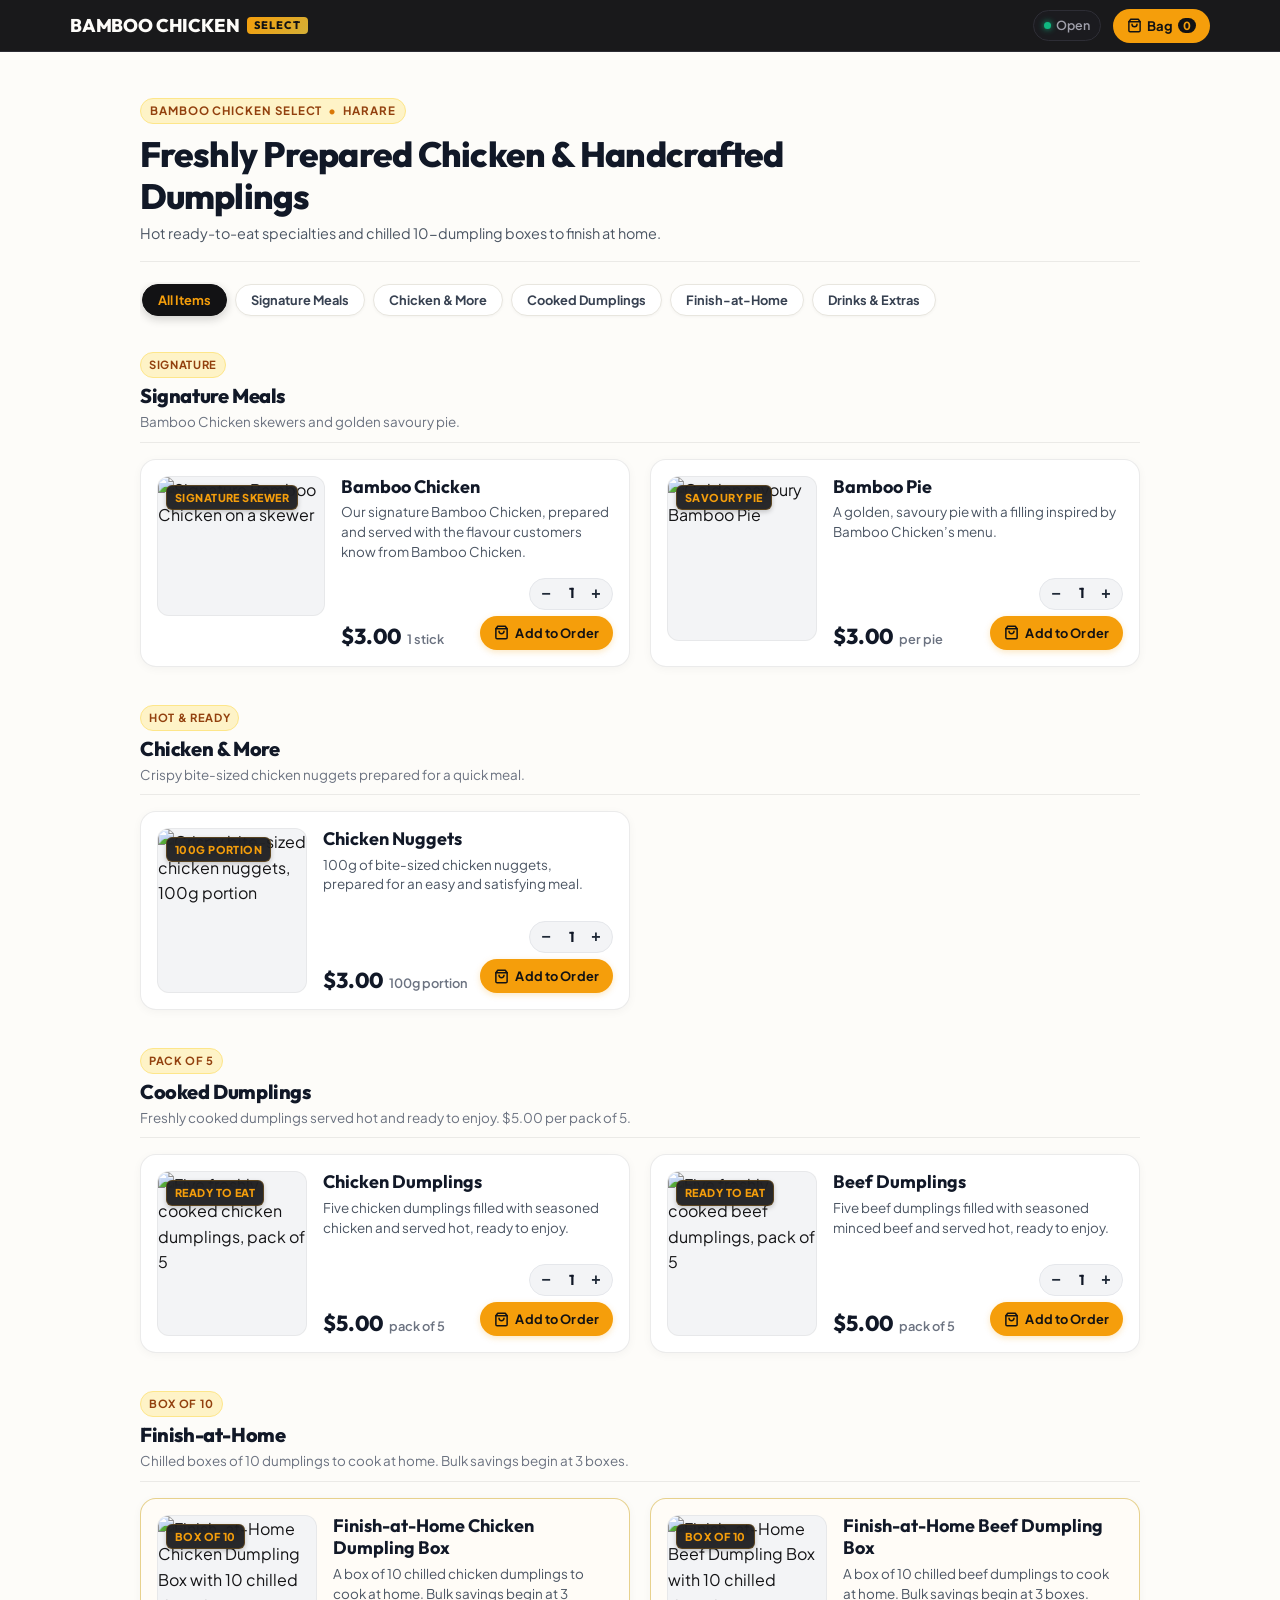
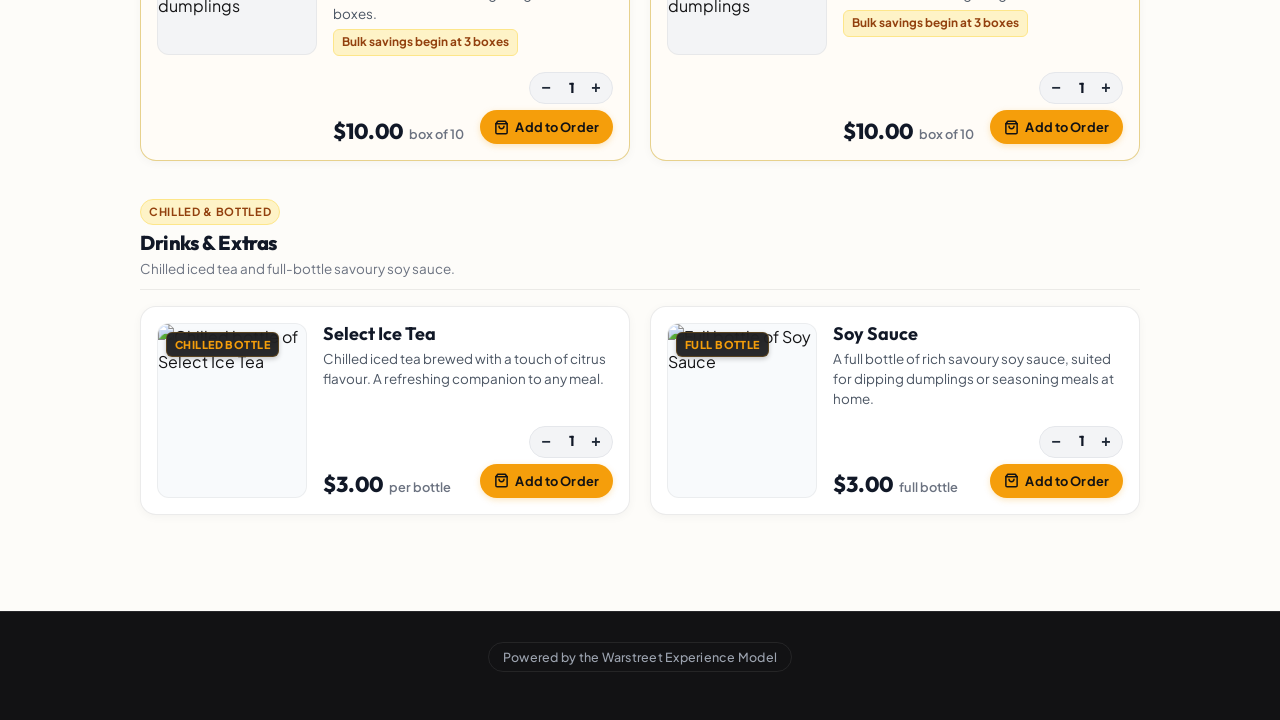
<file: index.html>
<!doctype html>
<html lang="en">
  <head>
    <meta charset="UTF-8" />
    <meta name="viewport" content="width=device-width, initial-scale=1.0" />
    <title>Bamboo Chicken Select — Premium Experience</title>
    <meta name="description" content="Bamboo Chicken Select: Premium customer-facing digital menu, finish-at-home dumpling experience, and online ordering platform." />
    <meta property="og:title" content="Bamboo Chicken Select — Premium Experience" />
    <meta property="og:description" content="Bamboo Chicken Select: Premium customer-facing digital menu, finish-at-home dumpling experience, and online ordering platform." />
    <meta property="og:type" content="website" />
    <meta name="twitter:card" content="summary_large_image" />
    <!-- Pure Static CSS (Zero frameworks, zero build step) -->
    <link rel="stylesheet" href="/css/style.css" />
  </head>
  <body>
    <!-- Compact Sticky Header -->
    <header class="select-header" id="main-header">
      <div class="header-inner">
        <a href="#home" class="brand-badge-group" id="brand-home-link" aria-label="Bamboo Chicken Select Home">
          <span class="brand-title">
            BAMBOO CHICKEN
            <span class="brand-select-tag">SELECT</span>
          </span>
        </a>

        <div class="header-nav">
          <div class="status-pill" id="order-status-indicator" title="Kitchen Open in Harare">
            <span class="status-dot"></span>
            <span class="status-text">Open</span>
          </div>
          <button type="button" class="cart-button" id="open-cart-btn" aria-label="Open Order Bag">
            <svg width="15" height="15" viewBox="0 0 24 24" fill="none" stroke="currentColor" stroke-width="2.3" stroke-linecap="round" stroke-linejoin="round" aria-hidden="true">
              <path d="M6 2 3 6v14a2 2 0 0 0 2 2h14a2 2 0 0 0 2-2V6l-3-4Z"></path>
              <path d="M3 6h18"></path>
              <path d="M16 10a4 4 0 0 1-8 0"></path>
            </svg>
            <span class="cart-btn-label">Bag</span>
            <span class="cart-count" id="cart-count">0</span>
          </button>
        </div>
      </div>
    </header>

    <!-- Main Content: Focused Exclusively on the Select Menu -->
    <main id="main-content">
      <div class="main-container menu-page-container">
        
        <!-- Rebuilt Uncluttered Hero Area -->
        <section class="select-hero" aria-labelledby="hero-main-title">
          <div class="hero-eyebrow-line">
            <span class="hero-brand-tag">BAMBOO CHICKEN SELECT</span>
            <span class="hero-dot-sep">•</span>
            <span class="hero-location-tag">HARARE</span>
          </div>
          <h1 class="hero-main-title" id="hero-main-title">
            Freshly Prepared Chicken &amp; Handcrafted Dumplings
          </h1>
          <p class="hero-supporting-text">
            Hot ready-to-eat specialties and chilled 10-dumpling boxes to finish at home.
          </p>
        </section>

        <!-- Category Filter Navigation -->
        <nav class="menu-categories-bar" role="tablist" aria-label="Menu categories">
          <button type="button" class="cat-filter-btn active" data-category="all" role="tab" aria-selected="true" id="filter-all">
            All Items
          </button>
          <button type="button" class="cat-filter-btn" data-category="signature-meals" role="tab" aria-selected="false" id="filter-signature-meals">
            Signature Meals
          </button>
          <button type="button" class="cat-filter-btn" data-category="chicken-and-more" role="tab" aria-selected="false" id="filter-chicken-and-more">
            Chicken &amp; More
          </button>
          <button type="button" class="cat-filter-btn" data-category="cooked-dumplings" role="tab" aria-selected="false" id="filter-cooked-dumplings">
            Cooked Dumplings
          </button>
          <button type="button" class="cat-filter-btn" data-category="finish-at-home" role="tab" aria-selected="false" id="filter-finish-at-home">
            Finish-at-Home
          </button>
          <button type="button" class="cat-filter-btn" data-category="drinks-extras" role="tab" aria-selected="false" id="filter-drinks-extras">
            Drinks &amp; Extras
          </button>
        </nav>
        <div id="menu-items-list" class="menu-sections-wrapper" aria-label="Select Products Menu">
          <!-- Dynamically organized into structured sections by js/app.js -->
        </div>

      </div>
    </main>

    <!-- Slide-over Order Cart Drawer -->
    <div class="cart-drawer-backdrop" id="cart-drawer" role="dialog" aria-modal="true" aria-label="Order Cart">
      <div class="cart-drawer">
        <div class="cart-header">
          <div>
            <h2 style="font-family: var(--font-display); font-size: 1.3rem; font-weight: 800;">Your Select Bag</h2>
            <p style="font-size: 0.78rem; color: var(--text-muted); margin-top: 2px;">Curated for fast delivery across Harare</p>
          </div>
          <button type="button" class="close-btn" id="close-cart-btn" aria-label="Close Bag">&times;</button>
        </div>
        <div id="cart-items-list" style="flex: 1; overflow-y: auto;">
          <!-- Cart items list dynamically rendered -->
        </div>
        <div style="padding-top: 16px; border-top: 1px solid var(--border-subtle); margin-top: 16px;">
          <!-- Bulk discount savings breakdown row -->
          <div id="cart-discount-row" style="display: none; justify-content: space-between; align-items: center; margin-bottom: 8px;"></div>

          <div style="display: flex; justify-content: space-between; align-items: center; margin-bottom: 16px;">
            <span style="font-weight: 600; color: var(--text-muted);">Estimated Total</span>
            <span id="cart-total-amount" style="font-family: var(--font-display); font-size: 1.4rem; font-weight: 800;">$0.00</span>
          </div>
          <button type="button" id="proceed-to-checkout-btn" class="btn-proceed-checkout" aria-label="Proceed to Checkout">
            Proceed to Checkout &rarr;
          </button>
        </div>
      </div>
    </div>

    <!-- Guided Step-by-Step Checkout Modal -->
    <div class="checkout-modal-backdrop" id="checkout-modal" role="dialog" aria-modal="true" aria-label="Checkout Process">
      <div class="checkout-modal-container">
        <!-- Modal Top Bar -->
        <div class="checkout-modal-header">
          <div class="checkout-header-left">
            <span class="checkout-brand-badge">Select Delivery</span>
            <h2 class="checkout-title" id="checkout-step-title">Step 1: Review Order</h2>
          </div>
          <button type="button" class="close-btn" id="close-checkout-btn" aria-label="Close Checkout">&times;</button>
        </div>

        <!-- Step Indicator Bar -->
        <div class="checkout-progress-bar" id="checkout-progress-bar">
          <div class="checkout-step-node active" data-step="1" id="step-node-1" title="Review Order">
            <span class="step-num">1</span>
            <span class="step-text">Review</span>
          </div>
          <div class="step-connector" id="conn-1-2"></div>
          <div class="checkout-step-node" data-step="2" id="step-node-2" title="Customer Details">
            <span class="step-num">2</span>
            <span class="step-text">Details</span>
          </div>
          <div class="step-connector" id="conn-2-3"></div>
          <div class="checkout-step-node" data-step="3" id="step-node-3" title="Delivery Confirmation">
            <span class="step-num">3</span>
            <span class="step-text">Delivery</span>
          </div>
          <div class="step-connector" id="conn-3-4"></div>
          <div class="checkout-step-node" data-step="4" id="step-node-4" title="Payment Method">
            <span class="step-num">4</span>
            <span class="step-text">Payment</span>
          </div>
          <div class="step-connector" id="conn-4-5"></div>
          <div class="checkout-step-node" data-step="5" id="step-node-5" title="Final Review">
            <span class="step-num">5</span>
            <span class="step-text">Confirm</span>
          </div>
        </div>

        <!-- Scrollable Step Body -->
        <div class="checkout-modal-body" id="checkout-modal-body">
          <!-- Dynamically populated by js/app.js -->
        </div>

        <!-- Modal Bottom Actions Bar -->
        <div class="checkout-modal-footer" id="checkout-modal-footer">
          <!-- Back and Continue buttons rendered dynamically -->
        </div>
      </div>
    </div>

    <!-- Floating Mobile Cart Button (Inspired by reference screenshot) -->
    <button type="button" class="floating-cart-pill" id="floating-cart-btn" style="display: none;" aria-label="View Order Bag">
      <div class="floating-cart-icon-group">
        <svg width="20" height="20" viewBox="0 0 24 24" fill="none" stroke="currentColor" stroke-width="2.2" stroke-linecap="round" stroke-linejoin="round">
          <circle cx="9" cy="21" r="1"></circle>
          <circle cx="20" cy="21" r="1"></circle>
          <path d="M1 1h4l2.68 13.39a2 2 0 0 0 2 1.61h9.72a2 2 0 0 0 2-1.61L23 6H6"></path>
        </svg>
        <span class="floating-cart-badge" id="floating-cart-badge">0</span>
      </div>
      <div style="display: flex; flex-direction: column; text-align: left; line-height: 1.1;">
        <span style="font-size: 0.7rem; color: var(--text-light-muted); font-weight: 600;">Bag</span>
        <span class="floating-cart-total" id="floating-cart-total">$0.00</span>
      </div>
    </button>

    <!-- Quick Toast Notification -->
    <div id="toast-notification" style="position: fixed; bottom: 84px; right: 20px; z-index: 300; background: #121214; color: white; padding: 12px 20px; border-radius: 9999px; box-shadow: 0 10px 25px rgba(0,0,0,0.25); font-size: 0.875rem; font-weight: 600; display: none; align-items: center; gap: 8px;"></div>

    <!-- Footer -->
    <footer class="select-footer" id="select-footer">
      <div class="footer-inner">
        <button type="button" class="footer-model-btn" id="experience-model-btn" aria-label="Warstreet Experience Model">
          Powered by the Warstreet Experience Model
        </button>
      </div>
    </footer>

    <!-- Pure Static Vanilla JavaScript (Zero build step, zero frameworks) -->
    <script src="/js/app.js"></script>
  </body>
</html>
</file>
<file: css/style.css>
/* ==========================================================================
   BAMBOO CHICKEN SELECT — OFFICIAL STYLESHEET
   100% Pure Static CSS (No frameworks, no preprocessors, zero build step)
   ========================================================================== */

@import url('https://fonts.googleapis.com/css2?family=Outfit:wght@400;500;600;700;800&family=Plus+Jakarta+Sans:wght@400;500;600;700&display=swap');

:root {
  /* Brand Palette — Premium Obsidian, Warm Amber Gold, Ivory */
  --bg-dark: #121214;
  --bg-dark-surface: #1B1B1F;
  --bg-dark-elevated: #24242A;
  --bg-light: #FDFCF9;
  --bg-card: #FFFFFF;
  
  --gold-primary: #D4AF37;
  --gold-vibrant: #F59E0B;
  --gold-subtle: #FDF8ED;
  --gold-border: rgba(212, 175, 55, 0.25);

  --text-dark: #141416;
  --text-muted: #666670;
  --text-light: #FDFCF9;
  --text-light-muted: #A0A0AB;

  --border-subtle: #E8E6DF;
  --border-dark: #2D2D35;

  --status-green: #10B981;

  /* Typography */
  --font-display: 'Outfit', -apple-system, BlinkMacSystemFont, sans-serif;
  --font-body: 'Plus Jakarta Sans', -apple-system, BlinkMacSystemFont, sans-serif;

  /* Shadows & Curves */
  --radius-sm: 8px;
  --radius-md: 14px;
  --radius-lg: 20px;
  --radius-pill: 9999px;

  --shadow-subtle: 0 4px 16px rgba(0, 0, 0, 0.05);
  --shadow-card: 0 10px 30px rgba(0, 0, 0, 0.08);
  --shadow-dark: 0 12px 36px rgba(0, 0, 0, 0.35);

  --transition: all 0.2s cubic-bezier(0.16, 1, 0.3, 1);
}

/* Base Reset */
*, *::before, *::after {
  box-sizing: border-box;
  margin: 0;
  padding: 0;
}

html {
  font-size: 16px;
  scroll-behavior: smooth;
  -webkit-text-size-adjust: 100%;
  width: 100%;
  max-width: 100%;
  overflow-x: hidden;
}

body {
  font-family: var(--font-body);
  background-color: var(--bg-light);
  color: var(--text-dark);
  line-height: 1.6;
  min-height: 100vh;
  display: flex;
  flex-direction: column;
  width: 100%;
  max-width: 100%;
  overflow-x: hidden;
}

/* Header — Compact Mobile-First Sticky Header */
.select-header {
  position: sticky;
  top: 0;
  z-index: 100;
  background-color: rgba(18, 18, 20, 0.97);
  backdrop-filter: blur(12px);
  -webkit-backdrop-filter: blur(12px);
  border-bottom: 1px solid var(--border-dark);
  width: 100%;
  max-width: 100%;
  height: 48px;
  box-sizing: border-box;
}

.header-inner {
  max-width: 1180px;
  margin: 0 auto;
  padding: 0 14px;
  height: 100%;
  display: flex;
  align-items: center;
  justify-content: space-between;
  gap: 8px;
  width: 100%;
  box-sizing: border-box;
}

.brand-badge-group {
  display: flex;
  align-items: center;
  gap: 6px;
  text-decoration: none;
  min-width: 0;
  flex-shrink: 1;
}

.brand-title {
  font-family: var(--font-display);
  font-size: 0.95rem;
  font-weight: 800;
  letter-spacing: -0.01em;
  color: var(--text-light);
  display: flex;
  align-items: center;
  gap: 6px;
  white-space: nowrap;
}

.brand-select-tag {
  background: linear-gradient(135deg, #F59E0B, #D4AF37);
  color: #121214;
  font-size: 0.62rem;
  font-weight: 800;
  letter-spacing: 0.08em;
  text-transform: uppercase;
  padding: 2px 6px;
  border-radius: 4px;
  line-height: 1.2;
}

.header-nav {
  display: flex;
  align-items: center;
  gap: 8px;
  flex-shrink: 0;
}

.status-pill {
  display: inline-flex;
  align-items: center;
  gap: 5px;
  font-size: 0.72rem;
  font-weight: 600;
  color: var(--text-light-muted);
  background: var(--bg-dark-surface);
  padding: 4px 8px;
  border-radius: var(--radius-pill);
  border: 1px solid var(--border-dark);
  white-space: nowrap;
}

.status-dot {
  width: 7px;
  height: 7px;
  background-color: var(--status-green);
  border-radius: 50%;
  display: inline-block;
  box-shadow: 0 0 6px var(--status-green);
  flex-shrink: 0;
}

.cart-button {
  background: var(--gold-vibrant);
  color: #121214;
  border: none;
  font-family: var(--font-body);
  font-size: 0.78rem;
  font-weight: 700;
  padding: 5px 10px;
  height: 32px;
  border-radius: var(--radius-pill);
  cursor: pointer;
  display: inline-flex;
  align-items: center;
  gap: 5px;
  transition: var(--transition);
  white-space: nowrap;
  flex-shrink: 0;
}

.cart-button:hover {
  background: #E5A30D;
}

.cart-btn-label {
  font-weight: 700;
}

.cart-count {
  background: #121214;
  color: var(--gold-vibrant);
  font-size: 0.7rem;
  font-weight: 800;
  padding: 1px 5px;
  border-radius: 10px;
  line-height: 1.2;
}

@media (min-width: 640px) {
  .select-header {
    height: 52px;
  }
  .header-inner {
    padding: 0 20px;
    gap: 16px;
  }
  .brand-title {
    font-size: 1.15rem;
    gap: 8px;
  }
  .brand-select-tag {
    font-size: 0.68rem;
    padding: 2px 7px;
  }
  .header-nav {
    gap: 12px;
  }
  .status-pill {
    font-size: 0.78rem;
    padding: 5px 10px;
  }
  .cart-button {
    font-size: 0.82rem;
    padding: 6px 14px;
    height: 34px;
  }
}

/* Hero Section */
.hero-section {
  background: linear-gradient(180deg, var(--bg-dark) 0%, #1A1A20 100%);
  color: var(--text-light);
  padding: 48px 20px 56px;
  text-align: center;
  border-bottom: 1px solid var(--border-dark);
}

.hero-content {
  max-width: 800px;
  margin: 0 auto;
}

.hero-eyebrow {
  display: inline-flex;
  align-items: center;
  gap: 8px;
  font-size: 0.8rem;
  font-weight: 700;
  letter-spacing: 0.12em;
  text-transform: uppercase;
  color: var(--gold-vibrant);
  background: rgba(245, 158, 11, 0.12);
  border: 1px solid rgba(245, 158, 11, 0.25);
  padding: 6px 14px;
  border-radius: var(--radius-pill);
  margin-bottom: 20px;
}

.hero-heading {
  font-family: var(--font-display);
  font-size: clamp(2rem, 5vw, 3.25rem);
  font-weight: 800;
  letter-spacing: -0.03em;
  line-height: 1.15;
  margin-bottom: 16px;
}

.hero-subheading {
  font-size: 1.05rem;
  color: var(--text-light-muted);
  max-width: 620px;
  margin: 0 auto 32px;
  line-height: 1.6;
}

/* Two Primary Entry Points (Card Grid) */
.entry-grid-section {
  max-width: 1040px;
  margin: -24px auto 48px;
  padding: 0 20px;
  position: relative;
  z-index: 10;
}

.entry-grid {
  display: grid;
  grid-template-columns: repeat(auto-fit, minmax(300px, 1fr));
  gap: 20px;
}

.entry-card {
  background: var(--bg-card);
  border: 1px solid var(--border-subtle);
  border-radius: var(--radius-lg);
  padding: 32px 28px;
  box-shadow: var(--shadow-card);
  transition: var(--transition);
  text-decoration: none;
  color: inherit;
  display: flex;
  flex-direction: column;
  justify-content: space-between;
  cursor: pointer;
  position: relative;
  overflow: hidden;
}

.entry-card::before {
  content: '';
  position: absolute;
  top: 0;
  left: 0;
  right: 0;
  height: 4px;
  background: transparent;
  transition: var(--transition);
}

.entry-card:hover {
  transform: translateY(-4px);
  box-shadow: 0 16px 36px rgba(0, 0, 0, 0.12);
  border-color: rgba(212, 175, 55, 0.5);
}

.entry-card.primary::before {
  background: linear-gradient(90deg, #F59E0B, #D4AF37);
}

.entry-card.secondary::before {
  background: linear-gradient(90deg, #10B981, #059669);
}

.card-top-icon {
  width: 48px;
  height: 48px;
  border-radius: 12px;
  display: flex;
  align-items: center;
  justify-content: center;
  font-size: 1.5rem;
  margin-bottom: 20px;
}

.entry-card.primary .card-top-icon {
  background: #FFF7ED;
  color: #EA580C;
}

.entry-card.secondary .card-top-icon {
  background: #ECFDF5;
  color: #059669;
}

.card-title {
  font-family: var(--font-display);
  font-size: 1.4rem;
  font-weight: 700;
  letter-spacing: -0.02em;
  margin-bottom: 8px;
  color: var(--text-dark);
}

.card-description {
  font-size: 0.925rem;
  color: var(--text-muted);
  line-height: 1.55;
  margin-bottom: 24px;
}

.card-action-link {
  font-size: 0.9rem;
  font-weight: 700;
  display: inline-flex;
  align-items: center;
  gap: 6px;
  color: #B45309;
}

.entry-card.secondary .card-action-link {
  color: #047857;
}

/* Menu Preview & Products */
.main-container {
  width: 100%;
  max-width: 1040px;
  margin: 0 auto;
  padding: 0 14px 60px;
  box-sizing: border-box;
  flex: 1;
}

@media (max-width: 360px) {
  .main-container {
    padding: 0 10px 60px;
  }
}

@media (min-width: 640px) {
  .main-container {
    padding: 0 20px 60px;
  }
}

.menu-page-container {
  padding-top: 20px;
  padding-bottom: 96px;
}

/* Rebuilt Clean Hero Section */
.select-hero {
  text-align: left;
  margin: 4px 0 20px 0;
  padding: 20px 0 16px 0;
  border-bottom: 1px solid rgba(0, 0, 0, 0.07);
  width: 100%;
  box-sizing: border-box;
}

.hero-eyebrow-line {
  display: inline-flex;
  align-items: center;
  gap: 6px;
  font-size: 0.72rem;
  font-weight: 700;
  letter-spacing: 0.08em;
  text-transform: uppercase;
  color: #92400E;
  background: #FEF3C7;
  border: 1px solid #FDE68A;
  padding: 3px 9px;
  border-radius: var(--radius-pill);
  margin-bottom: 10px;
}

.hero-dot-sep {
  color: #D97706;
  font-weight: 800;
}

.hero-main-title {
  font-family: var(--font-display);
  font-size: clamp(1.45rem, 4.5vw, 2.2rem);
  font-weight: 800;
  letter-spacing: -0.025em;
  color: #111827;
  margin: 0 0 6px 0;
  line-height: 1.18;
  max-width: 680px;
}

.hero-supporting-text {
  font-size: 0.9rem;
  color: #4B5563;
  line-height: 1.5;
  margin: 0;
  max-width: 580px;
}

/* Category Filter Navigation Bar */
.menu-categories-bar {
  display: flex;
  gap: 8px;
  overflow-x: auto;
  width: 100%;
  max-width: 100%;
  box-sizing: border-box;
  padding: 2px 2px 14px;
  margin-bottom: 20px;
  -webkit-overflow-scrolling: touch;
  scrollbar-width: none;
}

.menu-categories-bar::-webkit-scrollbar {
  display: none;
}

.cat-filter-btn {
  background: #FFFFFF;
  border: 1px solid var(--border-subtle);
  color: #374151;
  font-family: var(--font-body);
  font-size: 0.8rem;
  font-weight: 700;
  padding: 7px 15px;
  border-radius: var(--radius-pill);
  cursor: pointer;
  white-space: nowrap;
  display: inline-flex;
  align-items: center;
  gap: 6px;
  transition: all 0.15s ease;
  box-shadow: 0 1px 3px rgba(0, 0, 0, 0.04);
  flex-shrink: 0;
  user-select: none;
}

.cat-filter-btn:hover {
  border-color: #94A3B8;
  background: #F8FAFC;
  color: #111827;
}

.cat-filter-btn.active {
  background: #121214;
  color: var(--gold-vibrant);
  border-color: #121214;
  box-shadow: 0 3px 10px rgba(18, 18, 20, 0.2);
}

/* Structured Menu Sections Architecture */
.menu-sections-wrapper {
  display: flex;
  flex-direction: column;
  gap: 36px;
  width: 100%;
  max-width: 100%;
  box-sizing: border-box;
}

.menu-catalog-section {
  width: 100%;
  max-width: 100%;
  box-sizing: border-box;
  scroll-margin-top: 70px;
}

.menu-section-header {
  margin-bottom: 16px;
  padding-bottom: 10px;
  border-bottom: 1px solid rgba(0, 0, 0, 0.07);
}

.menu-section-pill {
  display: inline-flex;
  align-items: center;
  font-size: 0.7rem;
  font-weight: 700;
  letter-spacing: 0.06em;
  text-transform: uppercase;
  color: #92400E;
  background: #FEF3C7;
  border: 1px solid #FDE68A;
  padding: 3px 8px;
  border-radius: var(--radius-pill);
  margin-bottom: 6px;
}

.menu-section-title {
  font-family: var(--font-display);
  font-size: 1.25rem;
  font-weight: 800;
  letter-spacing: -0.02em;
  color: #111827;
  margin: 0 0 4px 0;
  line-height: 1.2;
}

.menu-section-desc {
  font-size: 0.84rem;
  color: #6B7280;
  line-height: 1.45;
  margin: 0;
}

/* Responsive Product Grid */
.product-grid {
  display: grid;
  grid-template-columns: 1fr;
  gap: 16px;
  width: 100%;
  max-width: 100%;
  box-sizing: border-box;
}

@media (min-width: 640px) {
  .product-grid {
    grid-template-columns: repeat(2, 1fr);
    gap: 20px;
  }
}

@media (min-width: 1024px) {
  .product-grid {
    grid-template-columns: repeat(3, 1fr);
    gap: 24px;
  }
}

/* Premium Product Card */
.select-product-card {
  background: #FFFFFF;
  border: 1px solid rgba(0, 0, 0, 0.08);
  border-radius: 16px;
  padding: 14px;
  box-shadow: 0 2px 10px rgba(0, 0, 0, 0.04);
  display: flex;
  flex-direction: column;
  width: 100%;
  max-width: 100%;
  box-sizing: border-box;
  position: relative;
  overflow: hidden;
  transition: transform 0.2s ease, box-shadow 0.2s ease, border-color 0.2s ease;
}

.select-product-card:hover {
  transform: translateY(-2px);
  box-shadow: 0 8px 24px rgba(0, 0, 0, 0.07);
  border-color: rgba(212, 175, 55, 0.45);
}

/* Finish-at-Home Box Subtle Accent */
.select-product-card.finish-box-card {
  border: 1.5px solid rgba(212, 175, 55, 0.55);
  background: #FFFCF7;
}

.select-product-card.finish-box-card:hover {
  border-color: var(--gold-vibrant);
  box-shadow: 0 10px 26px rgba(245, 158, 11, 0.12);
}

/* Food Image Media with Tailored Aspect Presentation */
.select-card-media {
  width: 100%;
  max-width: 100%;
  border-radius: 12px;
  overflow: hidden;
  position: relative;
  background: #F3F4F6;
  border: 1px solid rgba(0, 0, 0, 0.05);
  flex-shrink: 0;
  box-sizing: border-box;
}

.select-card-media.aspect-wide {
  height: 180px;
}

.select-card-media.aspect-wide img {
  width: 100%;
  height: 100%;
  object-fit: cover;
  object-position: center center;
  display: block;
}

.select-card-media.aspect-box {
  height: 175px;
}

.select-card-media.aspect-box img {
  width: 100%;
  height: 100%;
  object-fit: cover;
  object-position: center center;
  display: block;
}

.select-card-media.aspect-bottle {
  height: 175px;
  background: #F8FAFC;
}

.select-card-media.aspect-bottle img {
  width: 100%;
  height: 100%;
  object-fit: cover;
  object-position: center 25%; /* Keeps bottle top, neck & label centered and unclipped */
  display: block;
}

.select-card-media.aspect-standard {
  height: 165px;
}

.select-card-media.aspect-standard img {
  width: 100%;
  height: 100%;
  object-fit: cover;
  object-position: center center;
  display: block;
}

.select-card-media img {
  transition: transform 0.3s ease;
}

.select-product-card:hover .select-card-media img {
  transform: scale(1.025);
}

/* Media Tag Badge */
.media-tag-badge {
  position: absolute;
  top: 8px;
  left: 8px;
  background: rgba(18, 18, 20, 0.9);
  color: var(--gold-vibrant);
  font-size: 0.68rem;
  font-weight: 800;
  letter-spacing: 0.04em;
  text-transform: uppercase;
  padding: 3px 8px;
  border-radius: 6px;
  backdrop-filter: blur(6px);
  -webkit-backdrop-filter: blur(6px);
  box-shadow: 0 2px 5px rgba(0, 0, 0, 0.2);
  pointer-events: none;
  border: 1px solid rgba(245, 158, 11, 0.25);
}

/* Card Content & Details */
.select-card-content {
  width: 100%;
  display: flex;
  flex-direction: column;
  gap: 10px;
  margin-top: 12px;
  flex: 1;
  box-sizing: border-box;
}

.select-card-header {
  width: 100%;
  box-sizing: border-box;
}

.select-card-title {
  font-family: var(--font-display);
  font-size: 1.125rem;
  font-weight: 700;
  color: #111827;
  line-height: 1.25;
  margin: 0 0 4px 0;
  word-wrap: break-word;
}

.select-card-desc {
  font-size: 0.84rem;
  color: #4B5563;
  line-height: 1.48;
  margin: 0;
  word-wrap: break-word;
}

/* Bulk Discount Highlight for Dumpling Boxes */
.bulk-promo-tag {
  font-size: 0.74rem;
  font-weight: 700;
  color: #92400E;
  background: #FEF3C7;
  border: 1px solid #FDE68A;
  padding: 3px 8px;
  border-radius: 6px;
  display: inline-block;
  margin-top: 6px;
  max-width: 100%;
  word-wrap: break-word;
}

/* Card Footer: Price, Stepper, and Add to Order */
.select-card-footer {
  display: flex;
  flex-direction: column;
  gap: 10px;
  width: 100%;
  box-sizing: border-box;
  margin-top: auto;
  padding-top: 10px;
  border-top: 1px solid rgba(0, 0, 0, 0.06);
}

.select-price-block {
  display: flex;
  align-items: center;
  justify-content: space-between;
  width: 100%;
  gap: 6px;
}

.select-price-row {
  display: flex;
  align-items: baseline;
  gap: 6px;
  flex-wrap: wrap;
}

.select-price-amount {
  font-family: var(--font-display);
  font-size: 1.35rem;
  font-weight: 800;
  color: #111827;
  line-height: 1;
}

.select-price-sub {
  font-size: 0.8rem;
  color: #6B7280;
  font-weight: 600;
}

.in-bag-count-badge {
  font-size: 0.72rem;
  color: #059669;
  background: #ECFDF5;
  border: 1px solid #A7F3D0;
  font-weight: 700;
  padding: 2px 7px;
  border-radius: var(--radius-pill);
}

.select-action-cluster {
  display: flex;
  align-items: center;
  gap: 8px;
  width: 100%;
  box-sizing: border-box;
}

/* Touch-Friendly Stepper [- 1 +] */
.card-stepper {
  display: inline-flex;
  align-items: center;
  justify-content: space-between;
  flex-shrink: 0;
  background: #F3F4F6;
  border: 1px solid #E5E7EB;
  border-radius: var(--radius-pill);
  padding: 2px 4px;
  height: 38px;
  box-sizing: border-box;
}

.stepper-btn {
  width: 30px;
  height: 30px;
  border: none;
  background: transparent;
  font-size: 1.1rem;
  font-weight: 700;
  color: #1F2937;
  cursor: pointer;
  border-radius: 50%;
  display: flex;
  align-items: center;
  justify-content: center;
  transition: background 0.15s ease;
  user-select: none;
  flex-shrink: 0;
}

.stepper-btn:hover {
  background: #E5E7EB;
}

.stepper-btn:active {
  transform: scale(0.92);
}

.stepper-val {
  min-width: 22px;
  text-align: center;
  font-family: var(--font-display);
  font-size: 0.9rem;
  font-weight: 700;
  color: #111827;
}

/* Touch-Friendly Add to Order Button */
.btn-card-add {
  flex: 1;
  height: 38px;
  background: var(--gold-vibrant);
  color: #121214;
  border: none;
  font-family: var(--font-body);
  font-size: 0.84rem;
  font-weight: 700;
  letter-spacing: 0.01em;
  padding: 0 12px;
  border-radius: var(--radius-pill);
  cursor: pointer;
  display: inline-flex;
  align-items: center;
  justify-content: center;
  gap: 6px;
  box-shadow: 0 2px 6px rgba(245, 158, 11, 0.25);
  transition: all 0.15s ease;
  white-space: nowrap;
  min-width: 0;
  box-sizing: border-box;
}

.btn-card-add:hover {
  background: #E5A30D;
  transform: translateY(-1px);
  box-shadow: 0 4px 10px rgba(245, 158, 11, 0.38);
}

.btn-card-add:active {
  transform: scale(0.97);
}

.btn-card-add svg {
  width: 15px;
  height: 15px;
  flex-shrink: 0;
}

/* Tablet & Desktop Horizontal Card Enhancement */
@media (min-width: 580px) {
  .select-product-card {
    flex-direction: row;
    align-items: stretch;
    gap: 16px;
    padding: 16px;
  }

  .select-card-media {
    width: 150px;
    min-width: 150px;
    max-width: 150px;
    height: 140px;
  }

  .select-card-media.aspect-wide {
    width: 168px;
    min-width: 168px;
    max-width: 168px;
    height: 140px;
  }

  .select-card-media.aspect-tall {
    width: 130px;
    min-width: 130px;
    max-width: 130px;
    height: 144px;
  }

  .select-card-media.aspect-box {
    width: 160px;
    min-width: 160px;
    max-width: 160px;
    height: 140px;
  }

  .select-card-content {
    flex: 1;
    margin-top: 0;
    justify-content: space-between;
  }

  .select-card-footer {
    flex-direction: row;
    align-items: flex-end;
    justify-content: space-between;
    border-top: none;
    padding-top: 6px;
    gap: 10px;
  }

  .select-price-block {
    flex-direction: column;
    align-items: flex-start;
    width: auto;
  }

  .in-bag-count-badge {
    margin-left: 0;
  }

  .select-action-cluster {
    flex-direction: column;
    align-items: flex-end;
    width: auto;
    gap: 6px;
  }

  .card-stepper {
    height: 32px;
    padding: 2px;
  }

  .stepper-btn {
    width: 28px;
    height: 28px;
    font-size: 1rem;
  }

  .btn-card-add {
    flex: initial;
    height: 34px;
    padding: 6px 14px;
    font-size: 0.8rem;
  }
}

/* Wide Desktop 2-Column Grid */
@media (min-width: 880px) {
  .product-grid {
    display: grid;
    grid-template-columns: repeat(2, 1fr);
    gap: 20px;
  }
}

/* Ultra-Narrow Screens (320px - 340px) */
@media (max-width: 360px) {
  .select-card-title {
    font-size: 1.05rem;
  }
}

@media (max-width: 340px) {
  .select-product-card {
    padding: 11px;
    border-radius: 14px;
  }
  .select-card-media {
    height: 140px;
  }
  .card-stepper {
    height: 36px;
    padding: 2px;
  }
  .stepper-btn {
    width: 28px;
    height: 28px;
    font-size: 1rem;
  }
  .btn-card-add {
    height: 36px;
    padding: 0 10px;
    font-size: 0.78rem;
    gap: 4px;
  }
  .btn-card-add svg {
    width: 13px;
    height: 13px;
  }
  .select-price-amount {
    font-size: 1.2rem;
  }
}

/* In-Bag Confirmation Indicator */
.in-bag-count-badge {
  font-size: 0.7rem;
  color: #059669;
  font-weight: 700;
  display: inline-flex;
  align-items: center;
  gap: 3px;
  margin-top: 2px;
}

/* Floating Cart Mobile Pill (Inspired by screenshot usability) */
.floating-cart-pill {
  position: fixed;
  bottom: 20px;
  right: 14px;
  z-index: 150;
  background: #121214;
  border: 1.5px solid var(--gold-vibrant);
  color: #FFFFFF;
  padding: 9px 15px;
  border-radius: var(--radius-pill);
  box-shadow: 0 8px 24px rgba(0, 0, 0, 0.35);
  display: flex;
  align-items: center;
  gap: 10px;
  cursor: pointer;
  transition: transform 0.2s cubic-bezier(0.16, 1, 0.3, 1), box-shadow 0.2s ease;
  font-family: var(--font-body);
  user-select: none;
  max-width: calc(100vw - 28px);
  box-sizing: border-box;
}

.floating-cart-pill:hover {
  transform: translateY(-2px);
  box-shadow: 0 12px 28px rgba(0, 0, 0, 0.45);
}

.floating-cart-pill:active {
  transform: scale(0.97);
}

.floating-cart-icon-group {
  position: relative;
  display: flex;
  align-items: center;
}

.floating-cart-badge {
  position: absolute;
  top: -8px;
  right: -10px;
  background: #EF4444;
  color: white;
  font-size: 0.7rem;
  font-weight: 800;
  width: 18px;
  height: 18px;
  border-radius: 50%;
  display: flex;
  align-items: center;
  justify-content: center;
  border: 2px solid #121214;
}

.floating-cart-total {
  font-family: var(--font-display);
  font-size: 0.95rem;
  font-weight: 800;
  color: var(--gold-vibrant);
}

/* Quick Banner */
.preview-banner {
  background: #FEF3C7;
  border: 1px solid #FCD34D;
  border-radius: var(--radius-md);
  padding: 14px 18px;
  display: flex;
  align-items: center;
  gap: 12px;
  font-size: 0.875rem;
  color: #92400E;
  margin-bottom: 32px;
}

/* Footer — Clean, Discreet Powered by the Warstreet Experience Model */
.select-footer {
  background: #121214;
  color: #9CA3AF;
  padding: 30px 20px 48px;
  font-size: 0.85rem;
  border-top: 1px solid #27272A;
  margin-top: auto;
  position: relative;
  z-index: 10;
  width: 100%;
  box-sizing: border-box;
}

.footer-inner {
  max-width: 1040px;
  margin: 0 auto;
  display: flex;
  justify-content: center;
  align-items: center;
  width: 100%;
  box-sizing: border-box;
  text-align: center;
}

.footer-model-btn,
.footer-experience-model {
  background: transparent;
  border: 1px solid rgba(255, 255, 255, 0.08);
  color: #9CA3AF;
  font-family: var(--font-body);
  font-size: 0.78rem;
  font-weight: 500;
  letter-spacing: 0.02em;
  padding: 6px 14px;
  border-radius: var(--radius-pill);
  cursor: pointer;
  transition: all 0.2s ease;
  user-select: none;
  -webkit-tap-highlight-color: transparent;
  outline: none;
}

.footer-model-btn:hover,
.footer-model-btn:focus-visible,
.footer-experience-model:hover,
.footer-experience-model:focus-visible {
  color: var(--gold-vibrant);
  border-color: rgba(245, 158, 11, 0.4);
  background: rgba(245, 158, 11, 0.06);
}

.footer-model-btn:active,
.footer-experience-model:active {
  transform: scale(0.97);
}

/* Modal / Drawer for Cart Preview */
.cart-drawer-backdrop {
  position: fixed;
  inset: 0;
  background: rgba(0, 0, 0, 0.6);
  backdrop-filter: blur(4px);
  z-index: 200;
  display: none;
  align-items: flex-end;
  justify-content: flex-end;
}

.cart-drawer-backdrop.active {
  display: flex;
}

.cart-drawer {
  background: var(--bg-card);
  width: 100%;
  max-width: 420px;
  height: 100%;
  max-height: 100vh;
  box-shadow: -10px 0 30px rgba(0, 0, 0, 0.15);
  display: flex;
  flex-direction: column;
  padding: 20px 16px;
  box-sizing: border-box;
}

.cart-header {
  display: flex;
  align-items: center;
  justify-content: space-between;
  padding-bottom: 16px;
  border-bottom: 1px solid var(--border-subtle);
  margin-bottom: 20px;
}

.close-btn {
  background: none;
  border: none;
  font-size: 1.5rem;
  cursor: pointer;
  color: var(--text-muted);
}

/* Proceed to Checkout Button */
.btn-proceed-checkout {
  width: 100%;
  background: #121214;
  color: #FFFFFF;
  min-height: 48px;
  padding: 14px 20px;
  border: none;
  border-radius: var(--radius-pill);
  font-weight: 700;
  font-size: 0.95rem;
  cursor: pointer;
  transition: all 0.2s ease;
  display: flex;
  align-items: center;
  justify-content: center;
  gap: 8px;
}

.btn-proceed-checkout:hover:not(:disabled) {
  background: #26262B;
  box-shadow: 0 4px 14px rgba(0, 0, 0, 0.15);
}

.btn-proceed-checkout:disabled {
  background: #94A3B8;
  cursor: not-allowed;
  opacity: 0.7;
}

/* ==========================================
 * GUIDED STEP-BY-STEP CHECKOUT MODAL
 * ========================================== */

.checkout-modal-backdrop {
  position: fixed;
  inset: 0;
  background: rgba(10, 10, 12, 0.75);
  backdrop-filter: blur(6px);
  -webkit-backdrop-filter: blur(6px);
  z-index: 260;
  display: none;
  align-items: center;
  justify-content: center;
  padding: 12px;
  box-sizing: border-box;
}

.checkout-modal-backdrop.active {
  display: flex;
}

.checkout-modal-container {
  background: #FFFFFF;
  width: 100%;
  max-width: 520px;
  height: 94vh;
  max-height: 740px;
  border-radius: 16px;
  box-shadow: 0 24px 48px rgba(0, 0, 0, 0.28);
  display: flex;
  flex-direction: column;
  overflow: hidden;
  position: relative;
  box-sizing: border-box;
}

.checkout-modal-header {
  padding: 16px 20px;
  border-bottom: 1px solid #E5E7EB;
  display: flex;
  align-items: center;
  justify-content: space-between;
  background: #FAF9F6;
  flex-shrink: 0;
}

.checkout-header-left {
  display: flex;
  flex-direction: column;
  gap: 2px;
}

.checkout-brand-badge {
  font-size: 0.68rem;
  font-weight: 800;
  text-transform: uppercase;
  letter-spacing: 0.05em;
  color: #B45309;
  background: #FEF3C7;
  padding: 2px 8px;
  border-radius: 6px;
  display: inline-block;
  align-self: flex-start;
}

.checkout-title {
  font-family: var(--font-display);
  font-size: 1.18rem;
  font-weight: 800;
  color: #111827;
  margin: 0;
}

/* Progress Tracker Bar */
.checkout-progress-bar {
  display: flex;
  align-items: center;
  justify-content: space-between;
  padding: 12px 18px;
  background: #FFFFFF;
  border-bottom: 1px solid #F3F4F6;
  flex-shrink: 0;
}

.checkout-step-node {
  display: flex;
  flex-direction: column;
  align-items: center;
  gap: 4px;
  cursor: default;
}

.checkout-step-node .step-num {
  width: 26px;
  height: 26px;
  border-radius: 50%;
  display: flex;
  align-items: center;
  justify-content: center;
  font-size: 0.75rem;
  font-weight: 800;
  background: #E5E7EB;
  color: #6B7280;
  transition: all 0.2s ease;
}

.checkout-step-node .step-text {
  font-size: 0.68rem;
  font-weight: 700;
  color: #9CA3AF;
  text-transform: uppercase;
  letter-spacing: 0.02em;
}

.checkout-step-node.active .step-num {
  background: #121214;
  color: #FFFFFF;
  box-shadow: 0 2px 6px rgba(0, 0, 0, 0.25);
}

.checkout-step-node.active .step-text {
  color: #121214;
}

.checkout-step-node.completed .step-num {
  background: #059669;
  color: #FFFFFF;
}

.checkout-step-node.completed .step-text {
  color: #059669;
}

.step-connector {
  flex: 1;
  height: 2px;
  background: #E5E7EB;
  min-width: 8px;
  margin-bottom: 16px;
  transition: background 0.2s ease;
}

.step-connector.completed {
  background: #059669;
}

/* Modal Body */
.checkout-modal-body {
  flex: 1;
  overflow-y: auto;
  padding: 20px;
  -webkit-overflow-scrolling: touch;
  box-sizing: border-box;
}

/* Modal Footer */
.checkout-modal-footer {
  padding: 14px 20px;
  border-top: 1px solid #E5E7EB;
  background: #FAF9F6;
  display: flex;
  align-items: center;
  justify-content: space-between;
  gap: 12px;
  flex-shrink: 0;
}

.btn-checkout-back {
  background: white;
  border: 1.5px solid #D1D5DB;
  color: #374151;
  padding: 11px 18px;
  border-radius: var(--radius-pill);
  font-weight: 700;
  font-size: 0.88rem;
  min-height: 44px;
  cursor: pointer;
  transition: all 0.2s ease;
  display: inline-flex;
  align-items: center;
  justify-content: center;
}

.btn-checkout-back:hover {
  background: #F3F4F6;
  border-color: #9CA3AF;
}

.btn-checkout-next {
  background: #121214;
  color: #FFFFFF;
  padding: 11px 22px;
  border: none;
  border-radius: var(--radius-pill);
  font-weight: 700;
  font-size: 0.92rem;
  min-height: 44px;
  cursor: pointer;
  transition: all 0.2s ease;
  display: inline-flex;
  align-items: center;
  justify-content: center;
  gap: 6px;
}

.btn-checkout-next:hover:not(:disabled) {
  background: #26262B;
}

.btn-checkout-next:disabled {
  background: #94A3B8;
  cursor: not-allowed;
  opacity: 0.7;
}

/* Form Styles */
.form-group {
  margin-bottom: 16px;
}

.form-label {
  display: block;
  font-size: 0.82rem;
  font-weight: 700;
  color: #1F2937;
  margin-bottom: 6px;
}

.form-label .required-star {
  color: #DC2626;
  margin-left: 2px;
}

.form-input,
.form-textarea {
  width: 100%;
  border: 1.5px solid #D1D5DB;
  border-radius: 10px;
  padding: 12px 14px;
  font-size: 0.92rem;
  font-family: inherit;
  box-sizing: border-box;
  transition: border-color 0.2s, box-shadow 0.2s;
  background: #FFFFFF;
  color: #111827;
}

.form-input:focus,
.form-textarea:focus {
  outline: none;
  border-color: #121214;
  box-shadow: 0 0 0 3px rgba(18, 18, 20, 0.08);
}

.form-input.error,
.form-textarea.error {
  border-color: #DC2626;
  background: #FEF2F2;
}

.form-help-text {
  font-size: 0.75rem;
  color: #6B7280;
  margin-top: 4px;
  line-height: 1.35;
}

.form-error-msg {
  color: #DC2626;
  font-size: 0.75rem;
  font-weight: 600;
  margin-top: 4px;
  display: none;
}

.form-error-msg.visible {
  display: block;
}

/* Payment Method Cards */
.payment-card-option {
  border: 1.5px solid #E5E7EB;
  border-radius: 12px;
  padding: 14px 16px;
  margin-bottom: 12px;
  display: flex;
  align-items: flex-start;
  gap: 12px;
  cursor: pointer;
  transition: all 0.2s ease;
  background: #FFFFFF;
}

.payment-card-option.selected {
  border-color: #121214;
  background: #FAF9F6;
  box-shadow: 0 2px 8px rgba(0, 0, 0, 0.05);
}

.payment-card-option.disabled {
  background: #F9FAFB;
  border-color: #E5E7EB;
  opacity: 0.75;
  cursor: not-allowed;
}

.payment-radio {
  margin-top: 3px;
  accent-color: #121214;
  cursor: pointer;
}

.payment-badge {
  font-size: 0.7rem;
  font-weight: 700;
  padding: 2px 8px;
  border-radius: 9999px;
  display: inline-block;
  margin-left: 6px;
}

.payment-badge-active {
  background: #D1FAE5;
  color: #065F46;
}

.payment-badge-pending {
  background: #FEF3C7;
  color: #92400E;
}

/* Delivery Notice Banner */
.delivery-notice-banner {
  background: #EFF6FF;
  border: 1px solid #BFDBFE;
  border-radius: 12px;
  padding: 14px 16px;
  margin-bottom: 16px;
  display: flex;
  gap: 12px;
  align-items: flex-start;
}

.delivery-notice-banner .icon {
  font-size: 1.35rem;
  flex-shrink: 0;
  line-height: 1;
}

.delivery-notice-banner .text-title {
  font-weight: 700;
  font-size: 0.9rem;
  color: #1E40AF;
  margin-bottom: 2px;
}

.delivery-notice-banner .text-desc {
  font-size: 0.8rem;
  color: #1E3A8A;
  line-height: 1.4;
}

/* Review Summary Cards */
.review-summary-box {
  background: #F9FAFB;
  border: 1px solid #E5E7EB;
  border-radius: 12px;
  padding: 14px 16px;
  margin-bottom: 14px;
}

.review-summary-header {
  display: flex;
  align-items: center;
  justify-content: space-between;
  margin-bottom: 8px;
}

.review-summary-title {
  font-size: 0.8rem;
  font-weight: 800;
  text-transform: uppercase;
  letter-spacing: 0.04em;
  color: #6B7280;
}

.review-edit-link {
  font-size: 0.8rem;
  font-weight: 700;
  color: #B45309;
  background: none;
  border: none;
  cursor: pointer;
  padding: 0;
  text-decoration: underline;
}

/* ==========================================================================
   PREMIUM ORDER SUCCESS SCREEN (Confirmation View)
   ========================================================================== */
.confirmation-view-wrapper {
  padding: 4px 2px 14px 2px;
  max-width: 480px;
  margin: 0 auto;
}

/* Success Hero Header */
.success-hero-header {
  text-align: center;
  padding: 4px 6px 18px 6px;
  display: flex;
  flex-direction: column;
  align-items: center;
}

.success-icon-badge {
  position: relative;
  width: 64px;
  height: 64px;
  border-radius: 50%;
  background: linear-gradient(145deg, #18181B 0%, #121214 100%);
  display: flex;
  align-items: center;
  justify-content: center;
  box-shadow: 0 10px 25px -4px rgba(18, 18, 20, 0.25), 0 0 0 1px rgba(245, 158, 11, 0.25);
  margin-bottom: 12px;
}

.success-icon-inner {
  width: 48px;
  height: 48px;
  border-radius: 50%;
  background: #1F2937;
  border: 1.5px solid rgba(245, 158, 11, 0.35);
  display: flex;
  align-items: center;
  justify-content: center;
}

.success-status-pill {
  display: inline-flex;
  align-items: center;
  gap: 6px;
  padding: 4px 12px;
  border-radius: 9999px;
  background: #ECFDF5;
  border: 1px solid #A7F3D0;
  color: #065F46;
  font-size: 0.72rem;
  font-weight: 800;
  letter-spacing: 0.06em;
  text-transform: uppercase;
  margin-bottom: 8px;
}

.status-pulse-dot {
  width: 7px;
  height: 7px;
  border-radius: 50%;
  background: #059669;
  box-shadow: 0 0 0 2px rgba(16, 185, 129, 0.3);
}

.success-title {
  font-family: var(--font-display);
  font-size: 1.5rem;
  font-weight: 800;
  color: #111827;
  letter-spacing: -0.02em;
  margin: 0 0 8px 0;
  line-height: 1.25;
}

.success-subtitle {
  font-size: 0.9rem;
  color: #4B5563;
  line-height: 1.48;
  margin: 0 auto;
  max-width: 360px;
}

/* Order Number Card */
.success-order-card {
  background: #121214;
  color: #FFFFFF;
  border-radius: 14px;
  padding: 16px 18px;
  margin-bottom: 16px;
  border: 1px solid #27272A;
  box-shadow: 0 4px 16px rgba(0, 0, 0, 0.08);
  text-align: left;
}

.order-card-top {
  display: flex;
  align-items: center;
  justify-content: space-between;
  margin-bottom: 6px;
}

.order-number-tag {
  font-size: 0.7rem;
  font-weight: 800;
  letter-spacing: 0.08em;
  text-transform: uppercase;
  color: #9CA3AF;
}

.btn-copy-order-id {
  background: #27272A;
  border: 1px solid #3F3F46;
  color: #E4E4E7;
  font-size: 0.75rem;
  font-weight: 700;
  padding: 4px 10px;
  border-radius: 6px;
  cursor: pointer;
  display: inline-flex;
  align-items: center;
  gap: 5px;
  transition: all 0.2s ease;
}

.btn-copy-order-id:hover {
  background: #3F3F46;
  color: #FFFFFF;
}

.btn-copy-order-id.copied {
  background: #065F46;
  border-color: #059669;
  color: #A7F3D0;
}

.order-id-main-value {
  font-family: var(--font-display);
  font-size: 1.85rem;
  font-weight: 800;
  color: #FBBF24;
  letter-spacing: 0.04em;
  line-height: 1.2;
  margin-bottom: 6px;
}

.order-id-instruction {
  font-size: 0.78rem;
  color: #A1A1AA;
  line-height: 1.4;
  margin: 0;
}

/* Order Summary Structured Card */
.success-summary-card {
  background: #FFFFFF;
  border: 1px solid #E5E7EB;
  border-radius: 14px;
  padding: 16px;
  margin-bottom: 16px;
  box-shadow: 0 1px 4px rgba(0, 0, 0, 0.03);
  text-align: left;
}

.summary-card-header {
  display: flex;
  align-items: center;
  justify-content: space-between;
  padding-bottom: 12px;
  border-bottom: 1px solid #F3F4F6;
  margin-bottom: 14px;
}

.summary-header-title {
  font-size: 0.82rem;
  font-weight: 800;
  text-transform: uppercase;
  letter-spacing: 0.05em;
  color: #374151;
  display: flex;
  align-items: center;
  gap: 6px;
}

.summary-delivery-badge {
  background: #EFF6FF;
  border: 1px solid #BFDBFE;
  color: #1E40AF;
  font-size: 0.7rem;
  font-weight: 800;
  text-transform: uppercase;
  letter-spacing: 0.04em;
  padding: 3px 8px;
  border-radius: 6px;
}

.summary-grid {
  display: grid;
  grid-template-columns: 1fr;
  gap: 12px;
  margin-bottom: 14px;
}

.summary-info-block {
  background: #FAF9F6;
  border: 1px solid #F3F4F6;
  border-radius: 10px;
  padding: 11px 13px;
}

.info-block-label {
  font-size: 0.7rem;
  font-weight: 800;
  text-transform: uppercase;
  letter-spacing: 0.05em;
  color: #6B7280;
  margin-bottom: 4px;
}

.info-block-primary {
  font-size: 0.92rem;
  font-weight: 700;
  color: #111827;
  line-height: 1.35;
}

.info-block-sub {
  font-size: 0.82rem;
  color: #4B5563;
  margin-top: 3px;
  line-height: 1.35;
}

.info-block-notes {
  font-size: 0.8rem;
  color: #92400E;
  background: #FEF3C7;
  padding: 4px 8px;
  border-radius: 6px;
  margin-top: 6px;
  line-height: 1.35;
}

/* Items List in Confirmation */
.success-items-wrap {
  border-top: 1px solid #F3F4F6;
  padding-top: 12px;
  margin-bottom: 14px;
}

.items-wrap-title {
  font-size: 0.75rem;
  font-weight: 800;
  text-transform: uppercase;
  letter-spacing: 0.04em;
  color: #6B7280;
  margin-bottom: 8px;
}

.success-item-row {
  display: flex;
  align-items: center;
  justify-content: space-between;
  padding: 6px 0;
  border-bottom: 1px dashed #F3F4F6;
  gap: 8px;
}

.success-item-row:last-child {
  border-bottom: none;
}

.success-item-left {
  display: flex;
  align-items: flex-start;
  gap: 8px;
  flex: 1;
  min-width: 0;
}

.success-item-qty {
  font-size: 0.8rem;
  font-weight: 800;
  color: #111827;
  background: #F3F4F6;
  padding: 2px 7px;
  border-radius: 6px;
  flex-shrink: 0;
}

.success-item-meta {
  display: flex;
  flex-direction: column;
  min-width: 0;
}

.success-item-name {
  font-size: 0.88rem;
  font-weight: 700;
  color: #111827;
  white-space: nowrap;
  overflow: hidden;
  text-overflow: ellipsis;
}

.success-item-desc {
  font-size: 0.74rem;
  color: #6B7280;
}

.success-item-right {
  display: flex;
  flex-direction: column;
  align-items: flex-end;
  flex-shrink: 0;
}

.success-item-subtotal {
  font-size: 0.9rem;
  font-weight: 800;
  color: #111827;
}

.success-item-each {
  font-size: 0.72rem;
  color: #6B7280;
}

/* Payment and Total Bar */
.success-payment-bar {
  background: #FAF9F6;
  border: 1.5px solid #F3F4F6;
  border-radius: 12px;
  padding: 12px 14px;
  display: flex;
  align-items: center;
  justify-content: space-between;
  gap: 12px;
}

.payment-method-box {
  display: flex;
  flex-direction: column;
  gap: 2px;
}

.payment-method-name {
  font-size: 0.88rem;
  font-weight: 800;
  color: #111827;
  display: flex;
  align-items: center;
  gap: 5px;
}

.payment-subtext {
  font-size: 0.78rem;
  color: #6B7280;
}

.total-pay-box {
  display: flex;
  flex-direction: column;
  align-items: flex-end;
  text-align: right;
}

.total-pay-label {
  font-size: 0.7rem;
  font-weight: 800;
  text-transform: uppercase;
  letter-spacing: 0.05em;
  color: #4B5563;
}

.total-pay-amount {
  font-family: var(--font-display);
  font-size: 1.35rem;
  font-weight: 800;
  color: #121214;
}

/* Next Steps Timeline */
.success-next-steps {
  background: #FFFFFF;
  border: 1px solid #E5E7EB;
  border-radius: 14px;
  padding: 16px;
  margin-bottom: 16px;
  box-shadow: 0 1px 4px rgba(0, 0, 0, 0.03);
  text-align: left;
}

.next-steps-header {
  display: flex;
  align-items: center;
  justify-content: space-between;
  margin-bottom: 14px;
}

.next-steps-title {
  font-size: 0.75rem;
  font-weight: 800;
  text-transform: uppercase;
  letter-spacing: 0.06em;
  color: #4B5563;
}

.next-steps-tag {
  font-size: 0.7rem;
  font-weight: 700;
  color: #059669;
  background: #ECFDF5;
  padding: 2px 7px;
  border-radius: 6px;
}

.next-steps-list {
  display: flex;
  flex-direction: column;
  gap: 12px;
}

.next-step-row {
  display: flex;
  align-items: flex-start;
  gap: 12px;
}

.step-badge-num {
  width: 24px;
  height: 24px;
  border-radius: 50%;
  font-size: 0.7rem;
  font-weight: 800;
  display: flex;
  align-items: center;
  justify-content: center;
  flex-shrink: 0;
  margin-top: 1px;
}

.next-step-row.active .step-badge-num {
  background: #121214;
  color: #FDB813;
}

.next-step-row.upcoming .step-badge-num {
  background: #F3F4F6;
  color: #9CA3AF;
}

.step-details {
  display: flex;
  flex-direction: column;
  gap: 2px;
}

.step-heading {
  font-size: 0.88rem;
  font-weight: 700;
  color: #111827;
}

.step-body {
  font-size: 0.8rem;
  color: #4B5563;
  line-height: 1.4;
}

/* Customer Care Card */
.success-care-card {
  background: #FAF9F6;
  border: 1px solid #E5E7EB;
  border-radius: 14px;
  padding: 16px;
  margin-bottom: 16px;
  text-align: left;
}

.care-card-header {
  display: flex;
  align-items: center;
  gap: 8px;
  margin-bottom: 6px;
}

.care-card-title {
  font-size: 0.9rem;
  font-weight: 800;
  color: #1F2937;
}

.care-card-text {
  font-size: 0.82rem;
  color: #4B5563;
  line-height: 1.45;
  margin: 0 0 12px 0;
}

.btn-call-care {
  background: #121214;
  color: #FFFFFF;
  text-decoration: none;
  border-radius: 9999px;
  padding: 10px 18px;
  font-size: 0.88rem;
  font-weight: 700;
  min-height: 44px;
  display: flex;
  align-items: center;
  justify-content: center;
  gap: 8px;
  transition: all 0.2s ease;
  width: 100%;
  box-sizing: border-box;
}

.btn-call-care:hover {
  background: #27272A;
  color: #FBBF24;
}

/* Subtle Signature Footer */
.success-signature-brand {
  text-align: center;
  font-size: 0.75rem;
  color: #9CA3AF;
  font-weight: 600;
  letter-spacing: 0.02em;
  padding: 6px 4px 0 4px;
}

/* Step 5 Checkbox and Review Badges */
.checkout-confirm-check-group {
  background: #FFFFFF;
  border: 1.5px solid #D1D5DB;
  border-radius: 12px;
  padding: 14px 16px;
  margin: 16px 0 8px 0;
  display: flex;
  align-items: flex-start;
  gap: 12px;
  cursor: pointer;
  transition: border-color 0.2s, background-color 0.2s;
}

.checkout-confirm-check-group:hover {
  border-color: #9CA3AF;
}

.checkout-confirm-check-group.has-error {
  border-color: #DC2626;
  background: #FEF2F2;
}

.checkout-confirm-checkbox {
  width: 20px;
  height: 20px;
  margin-top: 2px;
  accent-color: #121214;
  cursor: pointer;
  flex-shrink: 0;
}

.checkout-confirm-label {
  font-size: 0.88rem;
  color: #1F2937;
  line-height: 1.45;
  cursor: pointer;
  font-weight: 600;
}

.delivery-fee-badge {
  font-size: 0.82rem;
  font-weight: 700;
  color: #4B5563;
  background: #F3F4F6;
  padding: 2px 8px;
  border-radius: 6px;
  display: inline-block;
}

.btn-item-remove {
  background: none;
  border: none;
  color: #9CA3AF;
  cursor: pointer;
  padding: 4px;
  font-size: 0.75rem;
  font-weight: 600;
  display: inline-flex;
  align-items: center;
  gap: 3px;
  transition: color 0.15s;
}

.btn-item-remove:hover {
  color: #DC2626;
}

/* Mobile Responsive Adjustments */
@media (max-width: 480px) {
  .checkout-modal-backdrop {
    padding: 0;
  }

  .checkout-modal-container {
    height: 100vh;
    max-height: 100vh;
    border-radius: 0;
  }

  .checkout-step-node .step-text {
    display: none;
  }

  .step-connector {
    margin-bottom: 0;
  }

  .checkout-modal-body {
    padding: 16px 14px;
  }

  .checkout-modal-footer {
    padding: 12px 14px;
  }

  .confirmation-view-wrapper {
    padding: 0 0 12px 0;
  }

  .success-hero-header {
    padding: 2px 0 16px 0;
  }

  .success-title {
    font-size: 1.38rem;
  }

  .success-order-card {
    padding: 14px 15px;
  }

  .order-id-main-value {
    font-size: 1.65rem;
  }

  .success-summary-card,
  .success-next-steps,
  .success-care-card {
    padding: 14px;
    border-radius: 12px;
  }
}

@media (max-width: 360px) {
  .success-title {
    font-size: 1.25rem;
  }

  .order-id-main-value {
    font-size: 1.45rem;
  }

  .success-payment-bar {
    flex-direction: column;
    align-items: flex-start;
    gap: 8px;
  }

  .total-pay-box {
    align-items: flex-start;
    text-align: left;
  }

  .btn-call-care {
    font-size: 0.82rem;
    padding: 10px 12px;
  }
}
</file>
